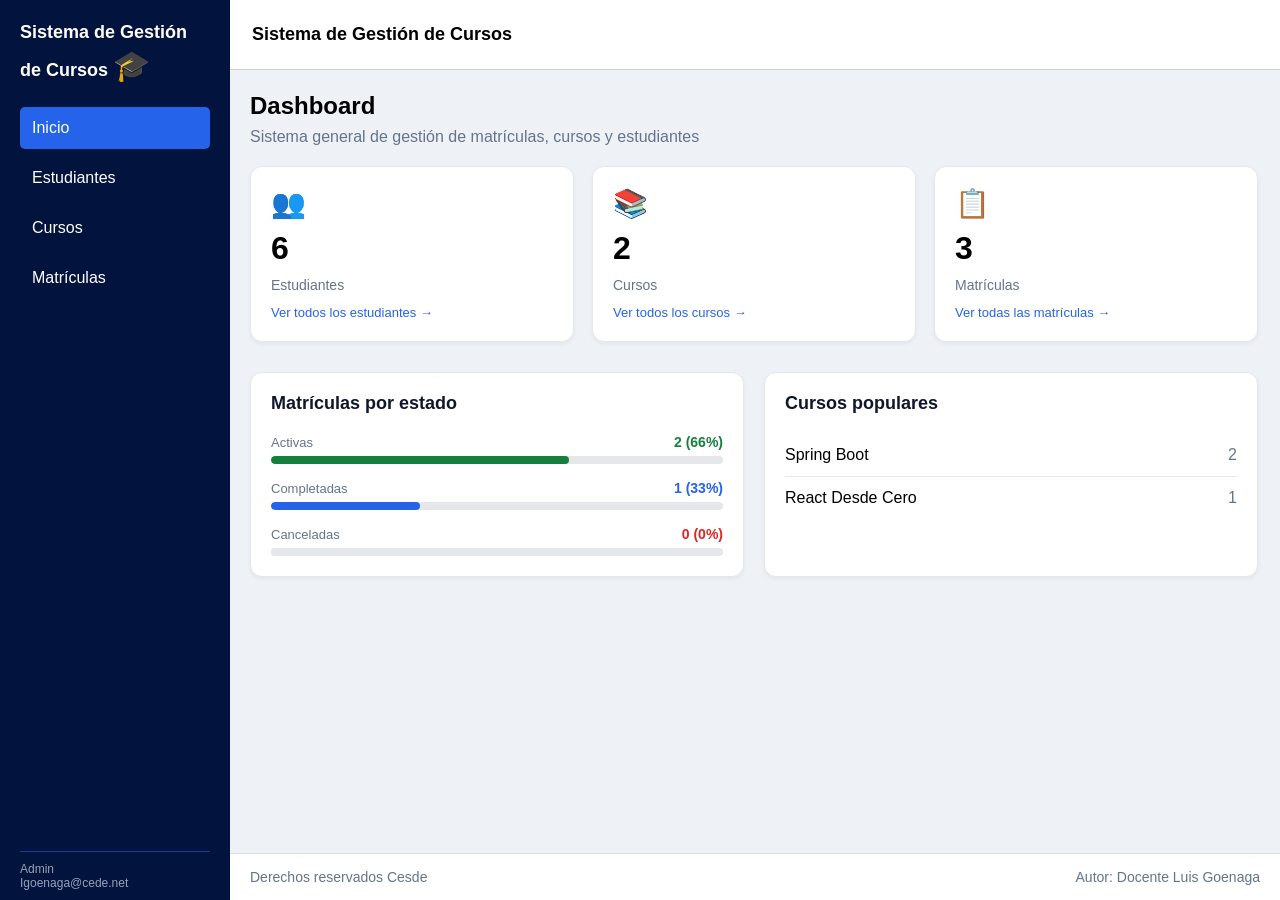
<file: index.html>
<!doctype html><html lang="es"><head><meta charset="UTF-8" /><meta name="viewport" content="width=device-width, initial-scale=1.0" /><meta name="description" content="Sistema de Gestión de Cursos – Dashboard" /><title>Sistema de Gestión de Cursos</title><link rel="icon" href="images/favicon.ico" /><link rel="stylesheet" href="css/estilos.css" /><link rel="stylesheet" href="css/dashboard.css" /></head><body><aside class="a2c"><h2 class="a22" aria-label="Sistema de Gestión de Cursos">Sistema de Gestión de Cursos </h2><nav class="a23"><a href="index.html" class="a0" aria-label="Inicio">Inicio</a><a href="pages/estudiantes.html" aria-label="Estudiantes" >Estudiantes</a ><a href="pages/cursos.html" aria-label="Cursos">Cursos</a><a href="pages/matriculas.html" aria-label="Matrículas">Matrículas</a></nav><div class="a2d">Admin<br />Igoenaga@cede.net </div></aside><div class="a13"><header><h3>Sistema de Gestión de Cursos</h3></header><main><div class="a32"><h1>Dashboard</h1><p>Sistema general de gestión de matrículas, cursos y estudiantes</p></div><section class="a12"><div class="ae"><div class="af">👥</div><h2>6</h2><div class="a10">Estudiantes</div><a href="pages/estudiantes.html" class="a11" >Ver todos los estudiantes</a ></div><div class="ae"><div class="af">📚</div><h2>2</h2><div class="a10">Cursos</div><a href="pages/cursos.html" class="a11" >Ver todos los cursos</a ></div><div class="ae"><div class="af">📋</div><h2>3</h2><div class="a10">Matrículas</div><a href="pages/matriculas.html" class="a11" >Ver todas las matrículas</a ></div></section><section class="a14"><div class="a2a"><h3>Matrículas por estado</h3><div class="a17"><div class="a1c"><div class="a1b"><span class="a1d">Activas</span><span class="a1e a18">2 (66%)</span></div><div class="a7"><div class="a6 a18 a38"></div></div></div><div class="a1c"><div class="a1b"><span class="a1d">Completadas</span><span class="a1e a1a">1 (33%)</span></div><div class="a7"><div class="a6 a1a a37"></div></div></div><div class="a1c"><div class="a1b"><span class="a1d">Canceladas</span><span class="a1e a19">0 (0%)</span></div><div class="a7"><div class="a6 a19 a36"></div></div></div></div></div><div class="a2a"><h3>Cursos populares</h3><ul class="a21"><li><span>Spring Boot</span><span class="ad">2</span></li><li><span>React Desde Cero</span><span class="ad">1</span></li></ul></div></section></main><footer><div>Derechos reservados Cesde</div><div>Autor: Docente Luis Goenaga</div></footer></div></body></html>
</file>
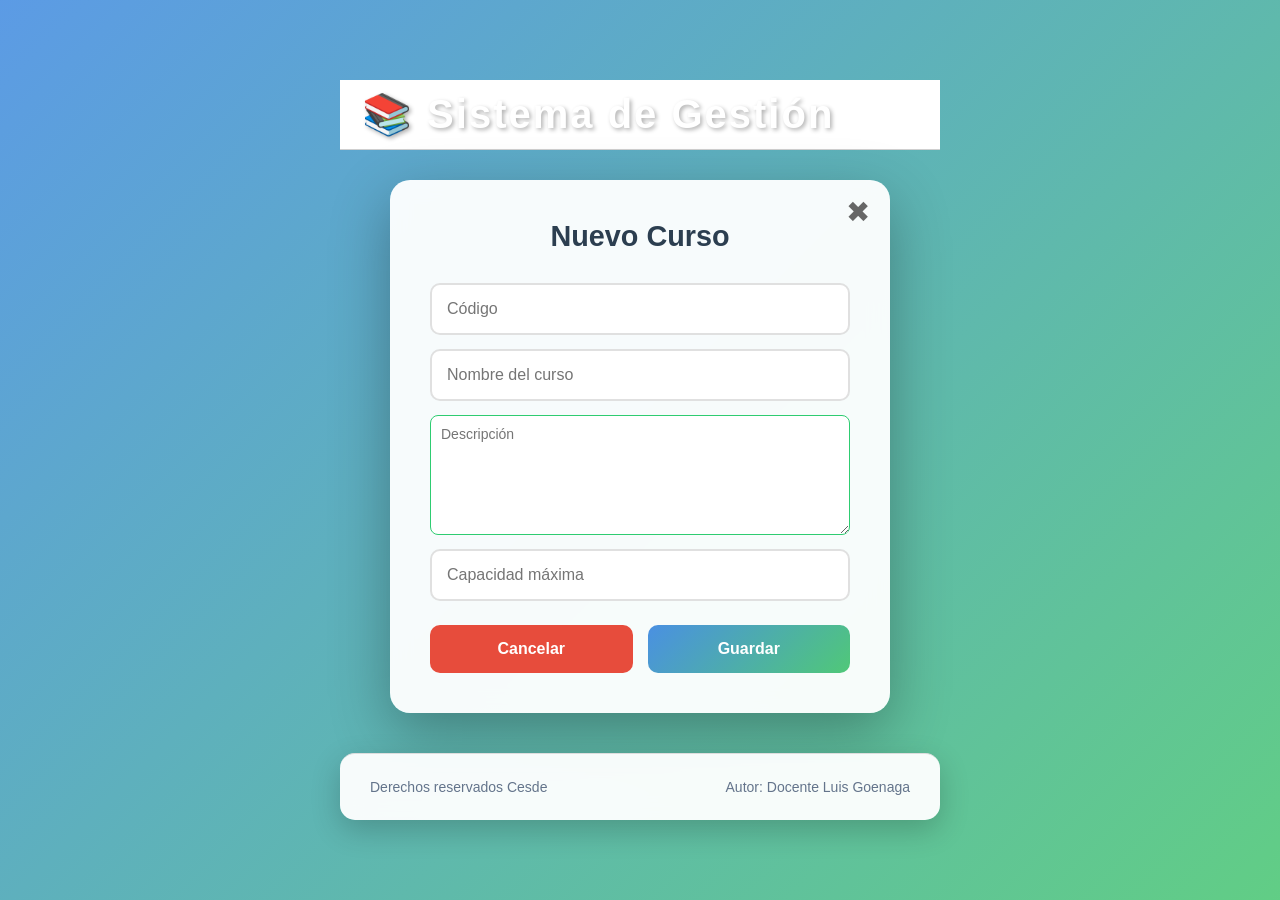
<file: forms/curso-form.html>
<!DOCTYPE html><html lang="es"><head><meta charset="UTF-8"><meta name="viewport" content="width=device-width, initial-scale=1.0"><title>Nuevo Curso</title><link rel="icon" href="../images/favicon.ico"><link rel="stylesheet" href="../css/estilos.css"><link rel="stylesheet" href="../css/formularios.css"></head><body id="editar" class="a27"><header><h1>📚 Sistema de Gestión</h1></header><div class="a24"><a href="../pages/cursos.html" class="a9">✖</a><h2 class="a33">Nuevo Curso</h2><h2 class="a34">Modificar Curso</h2><form><input type="text" placeholder="Código" required ><input type="text" placeholder="Nombre del curso" required ><textarea placeholder="Descripción" rows="5" ></textarea><input type="number" placeholder="Capacidad máxima" required ><div class="a25"><a href="../pages/cursos.html" class="a8">Cancelar </a><button type="submit" class="aa" >Guardar </button></div></form></div><footer><div>Derechos reservados Cesde</div><div>Autor: Docente Luis Goenaga</div></footer></body></html>
</file>
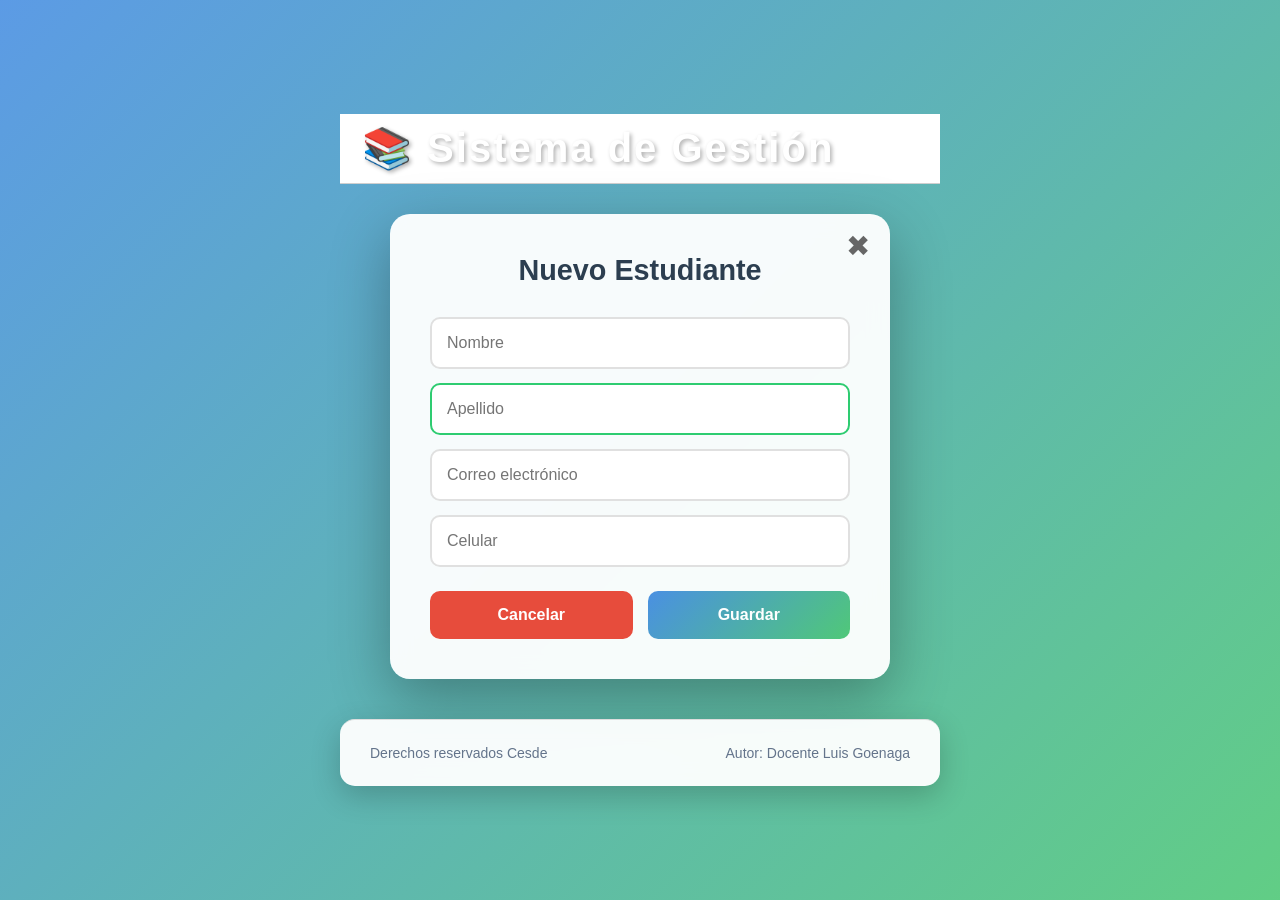
<file: forms/estudiante-form.html>
<!DOCTYPE html><html lang="es"><head><meta charset="UTF-8"><meta name="viewport" content="width=device-width, initial-scale=1.0"><title>Nuevo Estudiante</title><link rel="icon" href="../images/favicon.ico"><link rel="stylesheet" href="../css/estilos.css"><link rel="stylesheet" href="../css/formularios.css"></head><body id="editar" class="a27"><header><h1>📚 Sistema de Gestión</h1></header><div class="a24"><a href="../pages/estudiantes.html" class="a9">✖</a><h2 class="a33">Nuevo Estudiante</h2><h2 class="a34">Modificar Estudiante</h2><form><input type="text" placeholder="Nombre" required ><input type="text" placeholder="Apellido" ><input type="email" placeholder="Correo electrónico" required ><input type="tel" placeholder="Celular" required ><div class="a25"><a href="../pages/estudiantes.html" class="a8" >Cancelar</a><button type="submit" class="aa">Guardar</button></div></form></div><footer><div>Derechos reservados Cesde</div><div>Autor: Docente Luis Goenaga</div></footer></body></html>
</file>
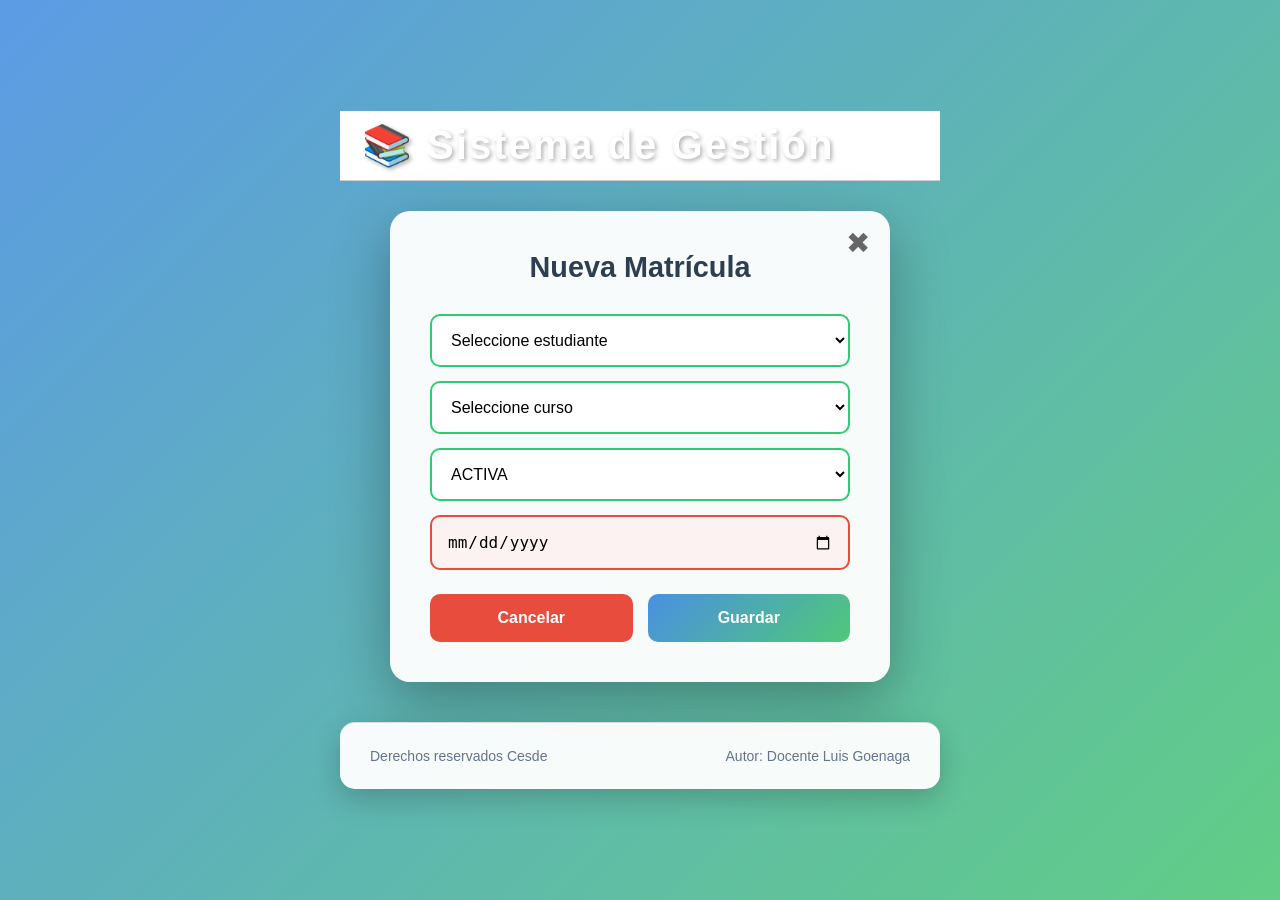
<file: forms/matricula-form.html>
<!doctype html><html lang="es"><head><meta charset="UTF-8" /><meta name="viewport" content="width=device-width, initial-scale=1.0" /><title>Nueva Matrícula</title><link rel="icon" href="../images/favicon.ico" /><link rel="stylesheet" href="../css/estilos.css" /><link rel="stylesheet" href="../css/formularios.css" /></head><body id="editar" class="a27"><header><h1>📚 Sistema de Gestión</h1></header><div class="a24"><a href="../pages/matriculas.html" class="a9">✖</a><h2 class="a33">Nueva Matrícula</h2><h2 class="a34">Modificar Matrícula</h2><form><select required><option selected disabled>Seleccione estudiante</option><option>Luis Goenaga</option><option>María Pérez</option><option>Yeraldin Natasha</option></select><select required><option selected disabled>Seleccione curso</option><option>React Desde Cero</option><option>Spring Boot</option></select><select required><option>ACTIVA</option><option>COMPLETADA</option><option>CANCELADA</option></select><input type="date" required /><div class="a25"><a href="../pages/matriculas.html" class="a8">Cancelar </a><button type="submit" class="aa">Guardar</button></div></form></div><footer><div>Derechos reservados Cesde</div><div>Autor: Docente Luis Goenaga</div></footer></body></html>
</file>
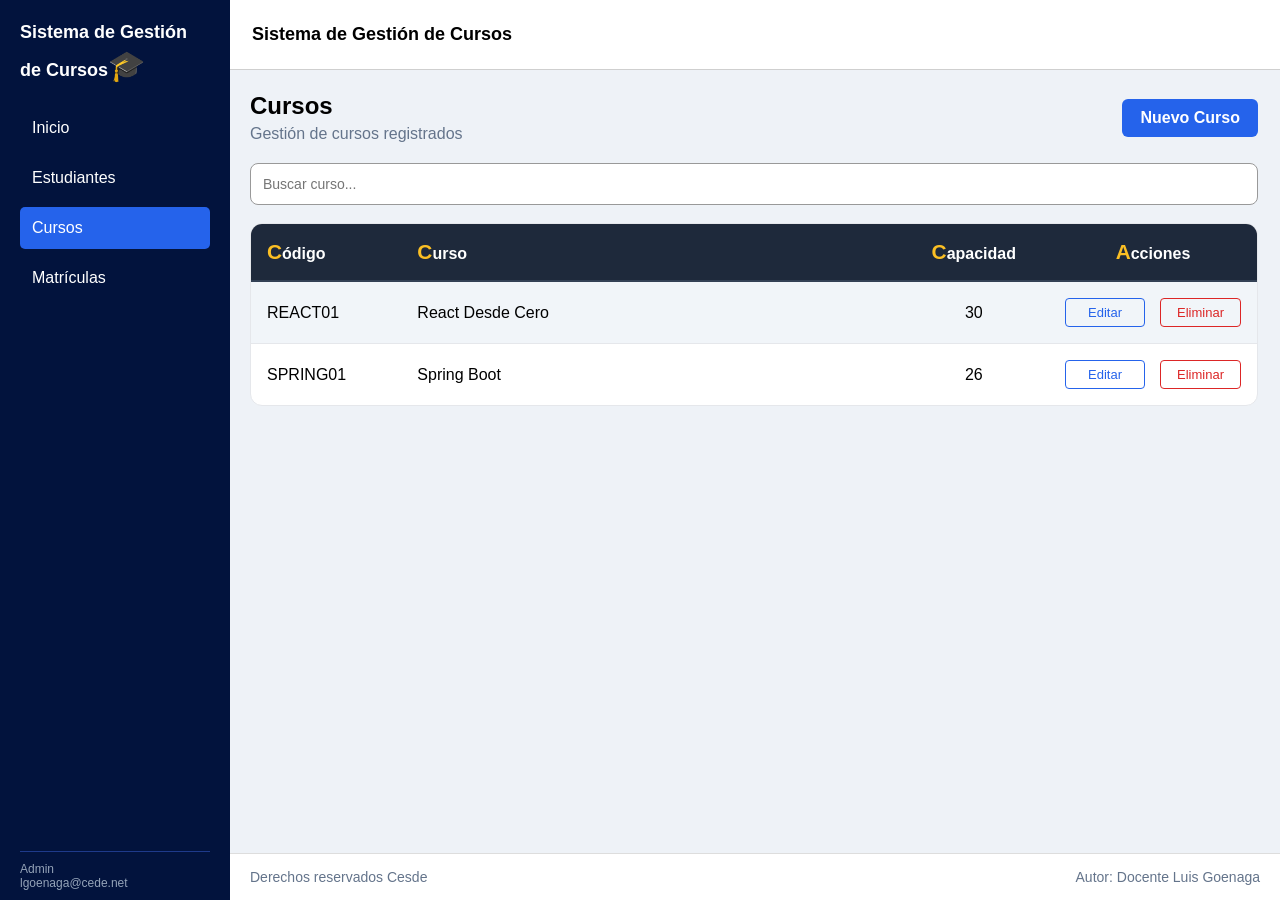
<file: pages/cursos.html>
<!doctype html><html lang="es"><head><meta charset="UTF-8" /><meta name="viewport" content="width=device-width, initial-scale=1.0" /><title>Cursos</title><link rel="icon" href="../images/favicon.ico" /><link rel="stylesheet" href="../css/estilos.css" /><link rel="stylesheet" href="../css/paginas.css" /></head><body><div id="eliminado" class="a2"><span class="a3">🗑️</span>Elemento eliminado correctamente <a href="#" class="a1">✖</a></div><aside class="a2c"><h2 class="a22">Sistema de Gestión de Cursos</h2><nav class="a23"><a href="../index.html">Inicio</a><a href="estudiantes.html">Estudiantes</a><a href="cursos.html" class="a0">Cursos</a><a href="matriculas.html">Matrículas</a></nav><div class="a2d">Admin<br />lgoenaga@cede.net </div></aside><div class="a13"><header><h3>Sistema de Gestión de Cursos</h3></header><main><div class="a28"><div><h1>Cursos</h1><p>Gestión de cursos registrados</p></div><a href="../forms/curso-form.html" class="ab">Nuevo Curso </a></div><input type="text" class="ac" placeholder="Buscar curso..." /><div class="a2e"><table class="a2f"><thead><tr><th>Código</th><th>Curso</th><th>Capacidad</th><th>Acciones</th></tr></thead><tbody><tr><td>REACT01</td><td>React Desde Cero</td><td>30</td><td><a href="../forms/curso-form.html#editar" class="a15" >Editar</a ><a href="#eliminado" class="a16">Eliminar</a></td></tr><tr><td>SPRING01</td><td>Spring Boot</td><td>26</td><td><a href="../forms/curso-form.html#editar" class="a15" >Editar</a ><a href="#eliminado" class="a16">Eliminar</a></td></tr></tbody></table></div></main><footer><div>Derechos reservados Cesde</div><div>Autor: Docente Luis Goenaga</div></footer></div></body></html>
</file>
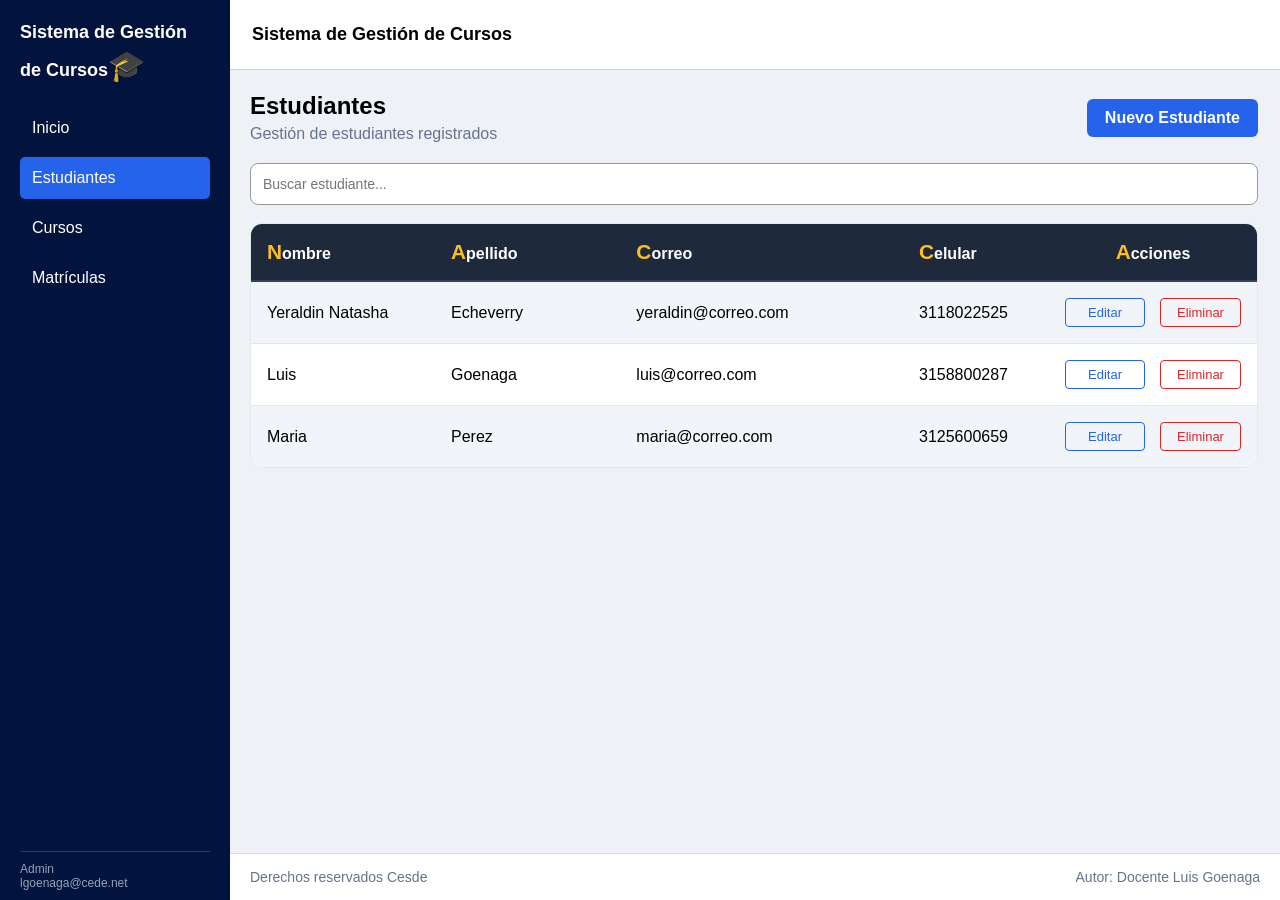
<file: pages/estudiantes.html>
<!doctype html><html lang="es"><head><meta charset="UTF-8" /><meta name="viewport" content="width=device-width, initial-scale=1.0" /><title>Estudiantes</title><link rel="icon" href="../images/favicon.ico" /><link rel="stylesheet" href="../css/estilos.css" /><link rel="stylesheet" href="../css/paginas.css" /></head><body><div id="eliminado" class="a2"><span class="a3">🗑️</span>Elemento eliminado correctamente <a href="#" class="a1">✖</a></div><aside class="a2c"><h2 class="a22">Sistema de Gestión de Cursos</h2><nav class="a23"><a href="../index.html">Inicio</a><a href="estudiantes.html" class="a0">Estudiantes</a><a href="cursos.html">Cursos</a><a href="matriculas.html">Matrículas</a></nav><div class="a2d">Admin<br />lgoenaga@cede.net </div></aside><div class="a13"><header><h3>Sistema de Gestión de Cursos</h3></header><main><div class="a28"><div><h1>Estudiantes</h1><p>Gestión de estudiantes registrados</p></div><a href="../forms/estudiante-form.html" class="ab">Nuevo Estudiante </a></div><input type="text" placeholder="Buscar estudiante..." class="ac" /><div class="a2e"><table class="a30"><thead><tr><th>Nombre</th><th>Apellido</th><th>Correo</th><th>Celular</th><th>Acciones</th></tr></thead><tbody><tr><td>Yeraldin Natasha</td><td>Echeverry</td><td>yeraldin@correo.com</td><td>3118022525</td><td><a href="../forms/estudiante-form.html#editar" class="a15" >Editar</a ><a href="#eliminado" class="a16">Eliminar</a></td></tr><tr><td>Luis</td><td>Goenaga</td><td>luis@correo.com</td><td>3158800287</td><td><a href="../forms/estudiante-form.html#editar" class="a15" >Editar</a ><a href="#eliminado" class="a16">Eliminar</a></td></tr><tr><td>Maria</td><td>Perez</td><td>maria@correo.com</td><td>3125600659</td><td><a href="../forms/estudiante-form.html#editar" class="a15" >Editar</a ><a href="#eliminado" class="a16">Eliminar</a></td></tr></tbody></table></div></main><footer><div>Derechos reservados Cesde</div><div>Autor: Docente Luis Goenaga</div></footer></div></body></html>
</file>
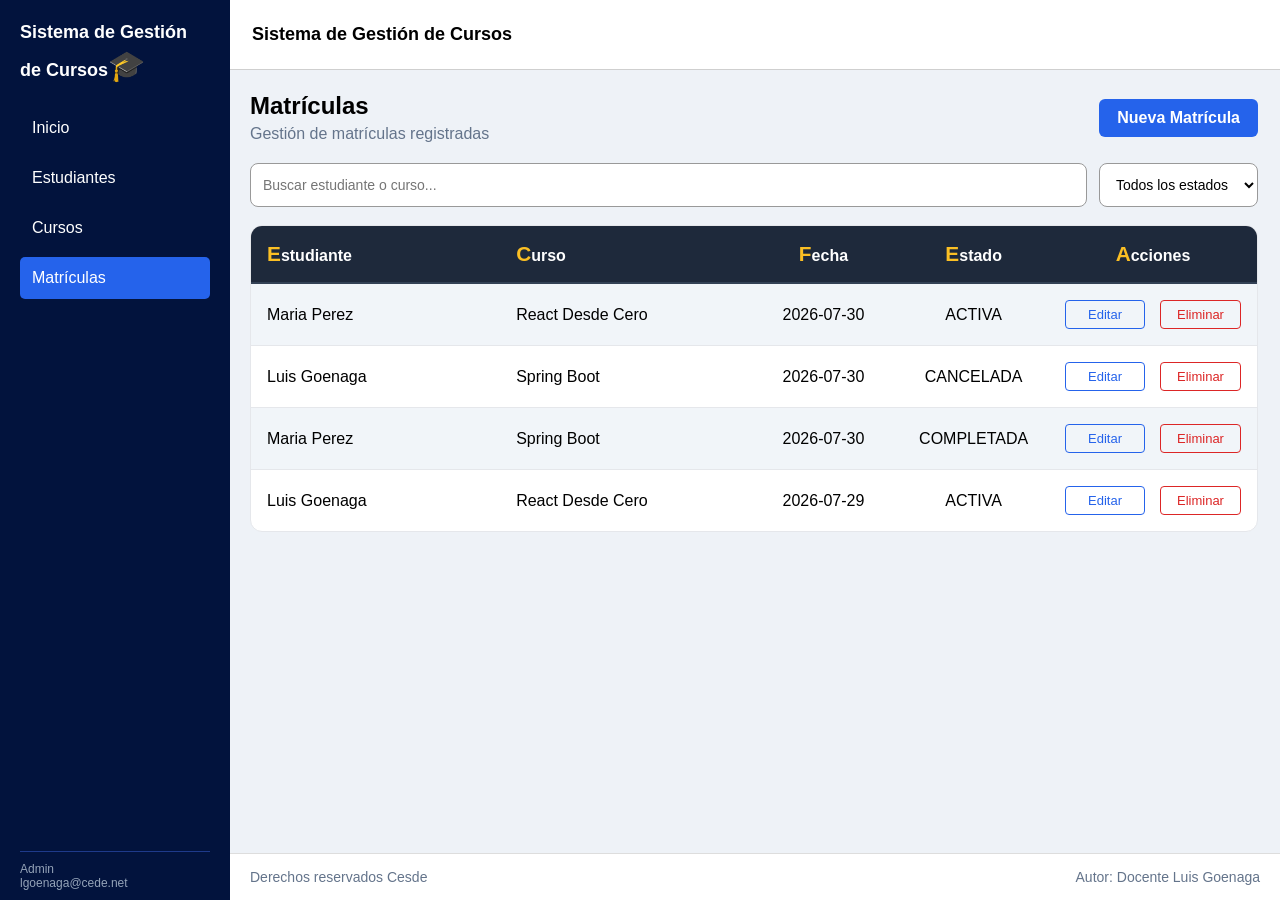
<file: pages/matriculas.html>
<!doctype html><html lang="es"><head><meta charset="UTF-8" /><meta name="viewport" content="width=device-width, initial-scale=1.0" /><title>Matrículas</title><link rel="icon" href="../images/favicon.ico" /><link rel="stylesheet" href="../css/estilos.css" /><link rel="stylesheet" href="../css/paginas.css" /></head><body><div id="eliminado" class="a2"><span class="a3">🗑️</span>Elemento eliminado correctamente <a href="#" class="a1">✖</a></div><aside class="a2c"><h2 class="a22">Sistema de Gestión de Cursos</h2><nav class="a23"><a href="../index.html">Inicio</a><a href="estudiantes.html">Estudiantes</a><a href="cursos.html">Cursos</a><a href="matriculas.html" class="a0">Matrículas</a></nav><div class="a2d">Admin<br />lgoenaga@cede.net </div></aside><div class="a13"><header><h3>Sistema de Gestión de Cursos</h3></header><main><div class="a28"><div><h1>Matrículas</h1><p>Gestión de matrículas registradas</p></div><a href="../forms/matricula-form.html" class="ab">Nueva Matrícula </a></div><div class="a1f"><input type="text" class="ac" placeholder="Buscar estudiante o curso..." /><select class="a2b"><option>Todos los estados</option><option>Activa</option><option>Completada</option><option>Cancelada</option></select></div><div class="a2e"><table class="a31"><thead><tr><th>Estudiante</th><th>Curso</th><th>Fecha</th><th>Estado</th><th>Acciones</th></tr></thead><tbody><tr><td>Maria Perez</td><td>React Desde Cero</td><td>2026-07-30</td><td>ACTIVA</td><td><a href="../forms/matricula-form.html#editar" class="a15" >Editar</a ><a href="#eliminado" class="a16">Eliminar</a></td></tr><tr><td>Luis Goenaga</td><td>Spring Boot</td><td>2026-07-30</td><td>CANCELADA</td><td><a href="../forms/matricula-form.html#editar" class="a15" >Editar</a ><a href="#eliminado" class="a16">Eliminar</a></td></tr><tr><td>Maria Perez</td><td>Spring Boot</td><td>2026-07-30</td><td>COMPLETADA</td><td><a href="../forms/matricula-form.html#editar" class="a15" >Editar</a ><a href="#eliminado" class="a16">Eliminar</a></td></tr><tr><td>Luis Goenaga</td><td>React Desde Cero</td><td>2026-07-29</td><td>ACTIVA</td><td><a href="../forms/matricula-form.html#editar" class="a15" >Editar</a ><a href="#eliminado" class="a16">Eliminar</a></td></tr></tbody></table></div></main><footer><div>Derechos reservados Cesde</div><div>Autor: Docente Luis Goenaga</div></footer></div></body></html>
</file>
<file: css/estilos.css>
*{margin:0;padding:0;box-sizing:border-box;}body{font-family:Arial,Helvetica,sans-serif;height:100vh;display:flex;}.a2c{width:230px;background-color:#02133d;color:white;padding:20px 20px 0 20px;display:flex;flex-direction:column;flex-shrink:0;min-width:230px;}.a22{font-size:18px;font-weight:bold;line-height:1.4;margin-bottom:20px;text-decoration:none;display:inline-block;transition:transform .3s ease,color .3s ease;}.a22::after{content:"🎓";font-size:30px;}.a22:hover{color:#3498db;transform:scale(1.05)}.a23{display:flex;flex-direction:column;gap:8px;}.a23 a{text-decoration:none;color:white;padding:12px;border-radius:5px;transition:.3s;}.a23 a:hover{background-color:#2563eb;}.a23 .a0{background-color:#2563eb;}.a2d{font-size:12px;color:#94a3b8;padding-top:10px;padding-bottom:10px;border-top:1px solid #1e3a8a;margin-top:auto;}.a13{flex:1;display:flex;flex-direction:column;}header{background-color:white;border-bottom:1px solid #cfcfcf;height:70px;display:flex;align-items:center;padding:0 22px;}header h3{font-size:18px;}main{flex:1;background-color:#eef2f7;padding:22px 22px 22px 20px;}.a32 h1{font-size:24px;margin-bottom:8px;}.a32 p{color:#64748b;margin-bottom:20px;}.a5{display:inline-block;padding:8px 12px;border-radius:8px;font-size:12px;font-weight:bold;}.a4{background-color:#dbeafe;color:#2563eb;}.a35{background-color:#dcfce7;color:#15803d;}.a26{background-color:#f3e8ff;color:#9333ea;}.a29{background-color:#fee2e2;color:#dc2626;}footer{padding:15px 20px;background:white;border-top:1px solid #ddd;color:#64748b;display:flex;justify-content:space-between;align-items:center;font-size:14px;}@media (max-width:992px){.a2c{width:180px}}@media (max-width:768px){body{flex-direction:column}.a2c{width:100%;padding:15px;position:fixed;bottom:0;top:auto;left:0;flex-direction:row;justify-content:space-around;z-index:1000;border-top:1px solid #1e3a8a}.a22{display:none}.a2d{display:none}.a23{flex-direction:row;width:100%;justify-content:space-around}.a23 a{padding:8px;font-size:12px;text-align:center}header{padding:0 15px;height:60px}header h3{font-size:16px}main{padding:15px;padding-bottom:80px}footer{flex-direction:column;text-align:center;gap:10px}}
</file>
<file: css/dashboard.css>
.a12{display:grid;grid-template-columns:repeat(3,1fr);gap:18px;margin-bottom:30px;}.ae{background-color:white;border-radius:12px;padding:20px;min-height:140px;border:1px solid #e5e7eb;box-shadow:0 2px 4px rgba(0,0,0,.05);position:relative;}.ae:hover{transform:translateY(-5px);box-shadow:0 10px 15px rgba(0,0,0,.15);transition:transform .3s ease,box-shadow .3s ease;}.ae:hover::before,.ae:focus::before{content:"";position:absolute;top:0;left:0;width:100%;height:4px;background:#2ecc71}.af{font-size:28px;margin-bottom:10px;}.ae h2{margin:10px 0;font-size:32px;font-weight:bold;}.a10{color:#64748b;font-size:14px;margin-bottom:10px;}.a11{color:#2563eb;text-decoration:none;font-size:13px;font-weight:500;}.a11:hover{text-decoration:underline;}.a11::after{content:" →";}.a14{display:grid;grid-template-columns:1fr 1fr;gap:20px;}.a2a{background:white;border-radius:12px;padding:20px;border:1px solid #e5e7eb;box-shadow:0 2px 4px rgba(0,0,0,.05);}.a2a h3{font-size:18px;margin-bottom:20px;color:#0f172a;}.a20{display:flex;align-items:center;justify-content:center;gap:20px;}.a20 .a1d{font-size:12px;color:#64748b;margin-bottom:5px;}.a20 .a1e{font-size:14px;font-weight:bold;}.a20 .a18{color:#15803d;}.a20 .a1a{color:#2563eb;}.a20 .a19{color:#dc2626;}.a17{display:flex;flex-direction:column;gap:16px;}.a1c{display:flex;flex-direction:column;gap:6px;}.a1b{display:flex;justify-content:space-between;align-items:center;}.a1d{font-size:13px;color:#64748b;font-weight:500;}.a1e{font-size:14px;font-weight:bold;}.a18{color:#15803d;}.a1a{color:#2563eb;}.a19{color:#dc2626;}.a7{width:100%;height:8px;background:#e5e7eb;border-radius:4px;overflow:hidden;}.a6{height:100%;border-radius:4px;transition:width .3s ease;}.a6.a18{background:#15803d;}.a6.a1a{background:#2563eb;}.a6.a19{background:#dc2626;}.a6.a38{width:66%;}.a6.a37{width:33%;}.a6.a36{width:0;}.a21{list-style:none;}.a21 li{padding:12px 0;border-bottom:1px solid #e5e7eb;display:flex;justify-content:space-between;}.a21 li:last-child{border-bottom:none;}.a21 .ad{color:#64748b;}@media (max-width:992px){.a12{grid-template-columns:repeat(2,1fr)}}@media (max-width:576px){.a12{grid-template-columns:1fr}.a14{grid-template-columns:1fr}.ae{min-height:auto}.ae h2{font-size:28px}}
</file>
<file: css/formularios.css>
.a33{display:block;}.a34{display:none;}#editar:target .a33{display:none;}#editar:target .a34{display:block;}.a24{position:relative}.a9{position:absolute;top:15px;right:20px;text-decoration:none;color:#666;font-size:1.8rem;transition:all .3s ease;cursor:pointer;}.a9:hover{color:#e74c3c;transform:rotate(90deg);}.a27{min-height:100vh;background:linear-gradient(135deg,rgba(74,144,226,.9),rgba(80,200,120,.9)),url("https://images.unsplash.com/photo-1517245386807-bb43f82c33c4?w=1920&q=80");background-size:cover;background-position:center;background-attachment:fixed;padding:20px;display:flex;flex-direction:column;justify-content:center;align-items:center;font-family:"Segoe UI",Tahoma,Geneva,Verdana,sans-serif;}.a27 header{width:100%;max-width:600px;text-align:center;margin-bottom:30px;animation:slideDown .8s ease-out;}.a27 header h1{color:white;font-size:2.5rem;text-shadow:2px 2px 4px rgba(0,0,0,.3);letter-spacing:2px;}.a24{width:100%;max-width:500px;background:rgba(255,255,255,.95);padding:40px;border-radius:20px;box-shadow:0 20px 60px rgba(0,0,0,.3);animation:fadeInUp .8s ease-out;position:relative;backdrop-filter:blur(10px);transition:all .3s ease;}.a24:hover{transform:translateY(-5px);box-shadow:0 25px 70px rgba(0,0,0,.4);}.a24 textarea{height:120px;font-family:Arial,Helvetica,sans-serif;font-size:14px;padding:10px;border:1px solid #cbd5e1;border-radius:8px;resize:vertical;margin-bottom:14px;}.a24 h2{margin-bottom:30px;color:#2c3e50;text-align:center;font-size:1.8rem;animation:fadeIn 1s ease-out;}.a24 form{display:flex;flex-direction:column;}.a24 input{width:100%;padding:15px;margin-bottom:14px;border:2px solid #e0e0e0;border-radius:10px;font-size:1rem;transition:all .3s ease;background:white;}.a24 input:hover{border-color:#4a90e2;}.a24 input:focus{outline:none;border-color:#4a90e2;box-shadow:0 0 0 3px rgba(74,144,226,.2);}.a24 input:valid{border-color:#2ecc71;}.a24 input:user-invalid{border-color:#e74c3c;background-color:#fdf2f2;}.a24 input:invalid:not(:placeholder-shown):not(:user-invalid){border-color:#e74c3c;background-color:#fdf2f2;}.a24 select:valid{border-color:#2ecc71;}.a24 select:user-invalid{border-color:#e74c3c;background-color:#fdf2f2;}.a24 select:invalid:not(:user-invalid){border-color:#e74c3c;background-color:#fdf2f2;}.a24 textarea:valid{border-color:#2ecc71;}.a24 textarea:user-invalid{border-color:#e74c3c;background-color:#fdf2f2;}.a24 textarea:invalid:not(:placeholder-shown):not(:user-invalid){border-color:#e74c3c;background-color:#fdf2f2;}.a24 input:focus{outline:none;border-color:#2563eb;}.a25{display:flex;gap:15px;margin-top:10px;}.a8{flex:1;text-decoration:none;color:white;background:#e74c3c;border:none;padding:15px;border-radius:10px;font-size:1rem;font-weight:600;cursor:pointer;transition:all .3s ease;text-align:center;}.a8:hover{background:#c0392b;transform:translateY(-2px);box-shadow:0 5px 15px rgba(231,76,60,.4);}.aa{flex:1;background:linear-gradient(135deg,#4a90e2,#50c878);color:white;border:none;padding:15px;border-radius:10px;font-size:1rem;font-weight:600;cursor:pointer;transition:all .3s ease;}.aa:hover{transform:translateY(-2px);box-shadow:0 5px 15px rgba(74,144,226,.4);}.a24 select{width:100%;padding:15px;margin-bottom:14px;border:2px solid #e0e0e0;border-radius:10px;font-size:1rem;background:white;cursor:pointer;transition:all .3s ease;}.a24 select:hover{border-color:#4a90e2;}.a24 select:focus{outline:none;border-color:#4a90e2;box-shadow:0 0 0 3px rgba(74,144,226,.2);}.a27 footer{width:100%;max-width:600px;margin-top:40px;padding:20px 30px;background:rgba(255,255,255,.95);border-radius:15px;text-align:center;color:#64748b;animation:fadeIn 1.2s ease-out;backdrop-filter:blur(10px);box-shadow:0 10px 30px rgba(0,0,0,.2);}.a27 footer div{margin:5px 0;font-size:14px;}@keyframes fadeInUp{from{opacity:0;transform:translateY(30px)}to{opacity:1;transform:translateY(0)}}@keyframes slideDown{from{opacity:0;transform:translateY(-30px)}to{opacity:1;transform:translateY(0)}}@keyframes fadeIn{from{opacity:0}to{opacity:1}}@media (max-width:768px){.a27 header h1{font-size:2rem}.a24{max-width:450px;padding:30px}}@media (max-width:600px){.a27 header h1{font-size:1.8rem}.a24{padding:25px}.a25{flex-direction:column}}@media (max-width:480px){.a27{padding:15px}.a27 header h1{font-size:1.5rem}.a24{max-width:100%;padding:20px}.a24 h2{font-size:1.4rem}.a24 input,.a24 select,.a24 textarea{padding:12px;font-size:14px}.a8,.aa{padding:12px;font-size:14px}.a27 footer{margin-top:30px;padding:15px 20px}}
</file>
<file: css/paginas.css>
.a28{display:flex;justify-content:space-between;align-items:center;margin-bottom:20px;}.a28 h1{font-size:24px;margin-bottom:5px;}.a28 p{color:#64748b;}.ab{text-decoration:none;background:#2563eb;color:white;padding:10px 18px;border-radius:6px;font-weight:600;transition:background .2s ease;display:inline-block;}.ab:hover{background:#1d4ed8;}.ac{width:100%;padding:12px;border:1px solid #999;border-radius:8px;margin-bottom:18px;font-size:14px;}.a1f{display:flex;gap:12px;margin-bottom:18px;}.a1f .ac{margin-bottom:0;flex:1;}.a2b{padding:12px;border:1px solid #999;border-radius:8px;font-size:14px;background:white;cursor:pointer;}.a2e{background:white;border-radius:12px;overflow:hidden;border:1px solid #e5e7eb;}table{width:100%;border-collapse:collapse;}th{text-align:left;padding:16px;font-weight:700;background:#1e293b;color:white;border-bottom:2px solid #334155;}th::first-letter{color:#fbbf24;font-size:1.3em;}td{padding:16px;}.a30 th:nth-child(1),.a30 td:nth-child(1){width:20%;}.a30 th:nth-child(2),.a30 td:nth-child(2){width:20%;}.a30 th:nth-child(3),.a30 td:nth-child(3){width:30%;}.a30 th:nth-child(4),.a30 td:nth-child(4){width:15%;}.a30 th:nth-child(5),.a30 td:nth-child(5){width:15%;text-align:center;}.a31 th:nth-child(1),.a31 td:nth-child(1){width:25%;}.a31 th:nth-child(2),.a31 td:nth-child(2){width:25%;}.a31 th:nth-child(3),.a31 td:nth-child(3){width:15%;text-align:center;}.a31 th:nth-child(4),.a31 td:nth-child(4){width:15%;text-align:center;}.a31 th:nth-child(5),.a31 td:nth-child(5){width:20%;text-align:center;}.a2f th:nth-child(1),.a2f td:nth-child(1){width:15%;}.a2f th:nth-child(2),.a2f td:nth-child(2){width:50%;}.a2f th:nth-child(3),.a2f td:nth-child(3){width:15%;text-align:center;}.a2f th:nth-child(4),.a2f td:nth-child(4){width:20%;text-align:center;}tbody tr{border-top:1px solid #e5e7eb;}tbody tr:nth-child(odd){background:#f1f5f9;}.a15{color:#2563eb;text-decoration:none;margin-right:15px;padding:6px 16px;border:1px solid #2563eb;border-radius:4px;font-size:13px;transition:all .2s ease;display:inline-block;min-width:80px;text-align:center;}.a15:hover{background:#2563eb;color:white;}.a16{color:#dc2626;text-decoration:none;padding:6px 16px;border:1px solid #dc2626;border-radius:4px;font-size:13px;transition:all .2s ease;display:inline-block;min-width:80px;text-align:center;}td:last-child{white-space:nowrap;vertical-align:middle;}td:last-child .a15,td:last-child .a16{vertical-align:middle;}.a16:hover{background:#dc2626;color:white;}.a2{display:none;position:fixed;top:20px;right:20px;background-color:#ef4444;color:white;padding:15px 25px;border-radius:8px;font-family:sans-serif;font-weight:bold;box-shadow:0 4px 12px rgba(0,0,0,.15);z-index:2000;align-items:center;gap:10px;}.a3{font-size:18px;}#eliminado:target{display:flex;animation:desvanecer 3s ease forwards;}.a1{margin-left:15px;color:white;text-decoration:none;font-size:14px;opacity:.7;transition:opacity .2s;cursor:pointer;}.a1:hover{opacity:1;}@keyframes desvanecer{0%{opacity:0;transform:translateY(-20px)}10%{opacity:1;transform:translateY(0)}80%{opacity:1}100%{opacity:.5;transform:translateY(-20px)}}@media (max-width:992px){.a28{flex-direction:column;align-items:flex-start;gap:15px}.a28 h1{font-size:20px}}@media (max-width:768px){.a28{flex-direction:column;align-items:stretch}.a28 h1{font-size:18px}.ab{width:100%;text-align:center}.a1f{flex-direction:column}.a1f .ac{margin-bottom:12px}.a2b{width:100%}.a2e{overflow-x:auto;-webkit-overflow-scrolling:touch}table{min-width:600px}th,td{padding:12px 8px;font-size:13px}.a15,.a16{padding:4px 8px;font-size:12px}}@media (max-width:480px){.a28 h1{font-size:16px}.ac{font-size:13px}.a2e{overflow-x:auto;-webkit-overflow-scrolling:touch}table{min-width:500px}th,td{padding:10px 6px;font-size:12px}.a15,.a16{padding:4px 10px;font-size:11px;min-width:60px}}@media (max-width:480px){.a28 h1{font-size:16px}.ac{font-size:13px}}
</file>
